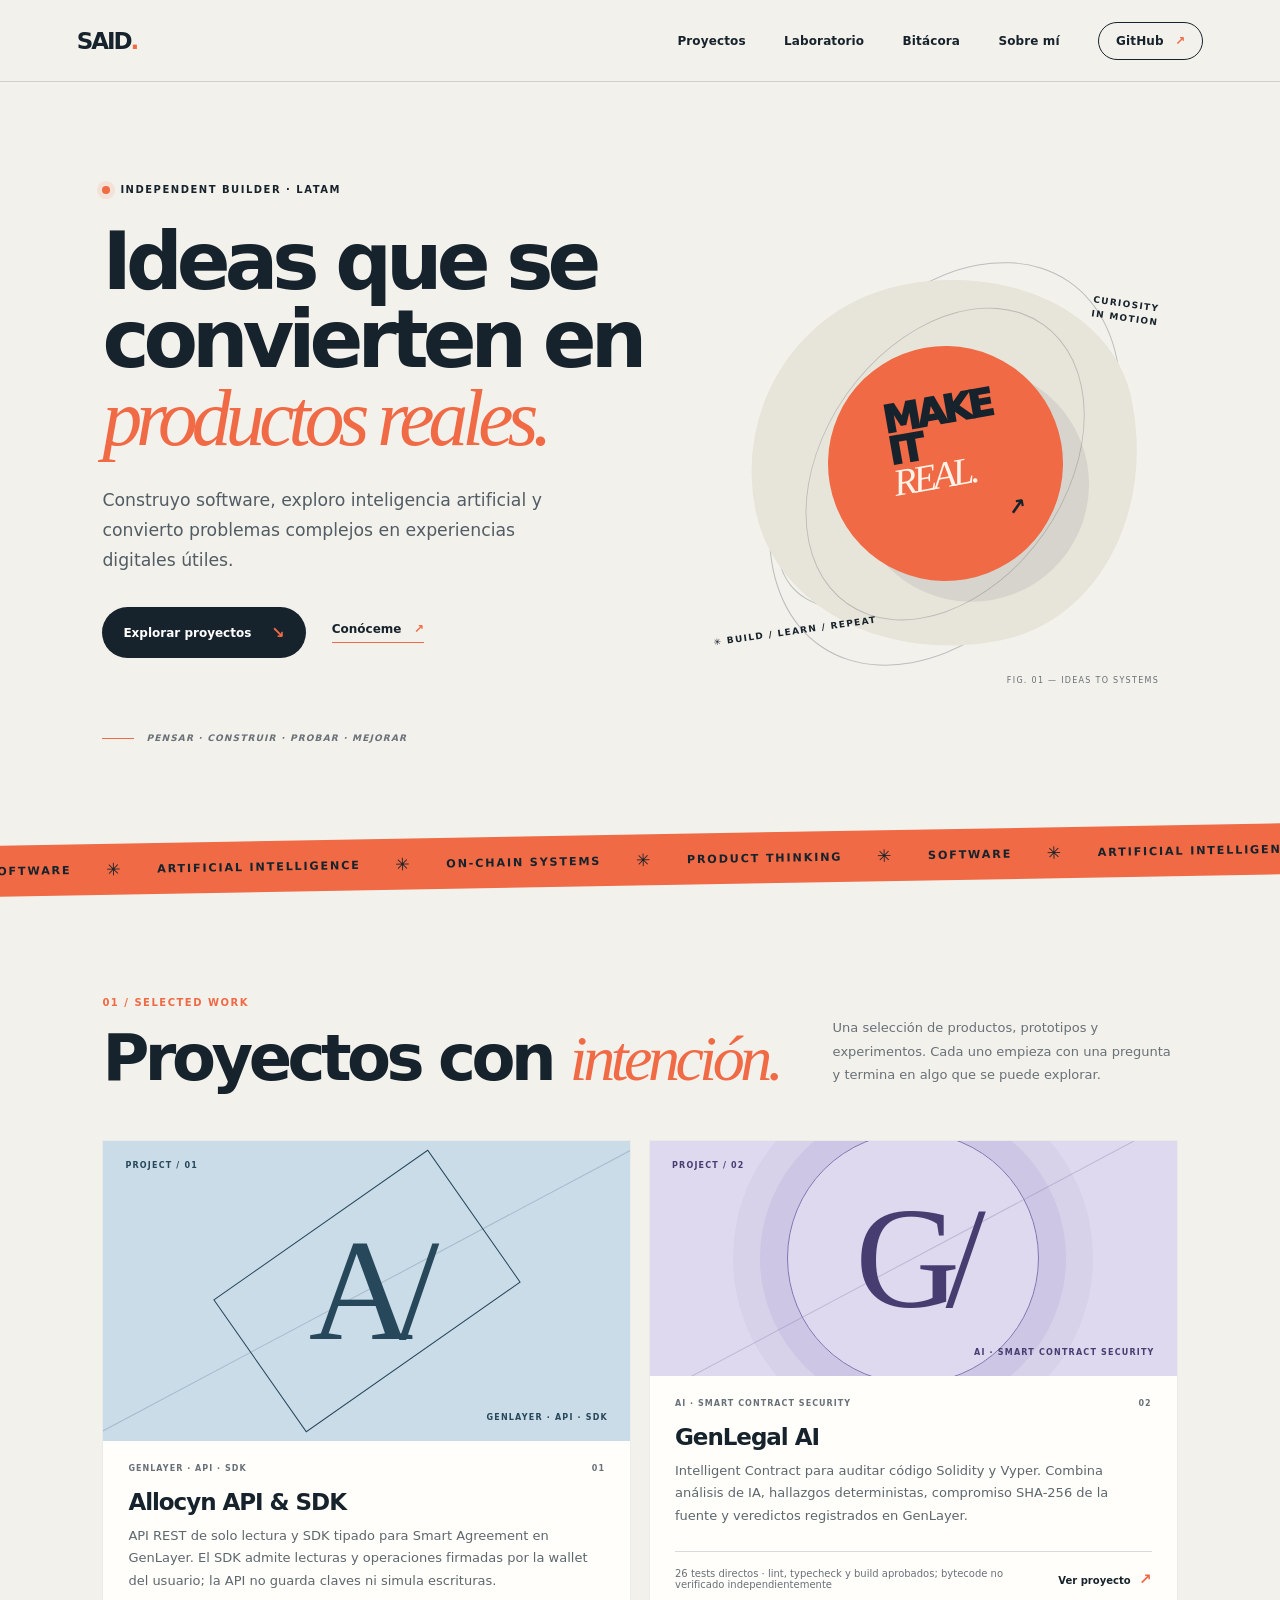
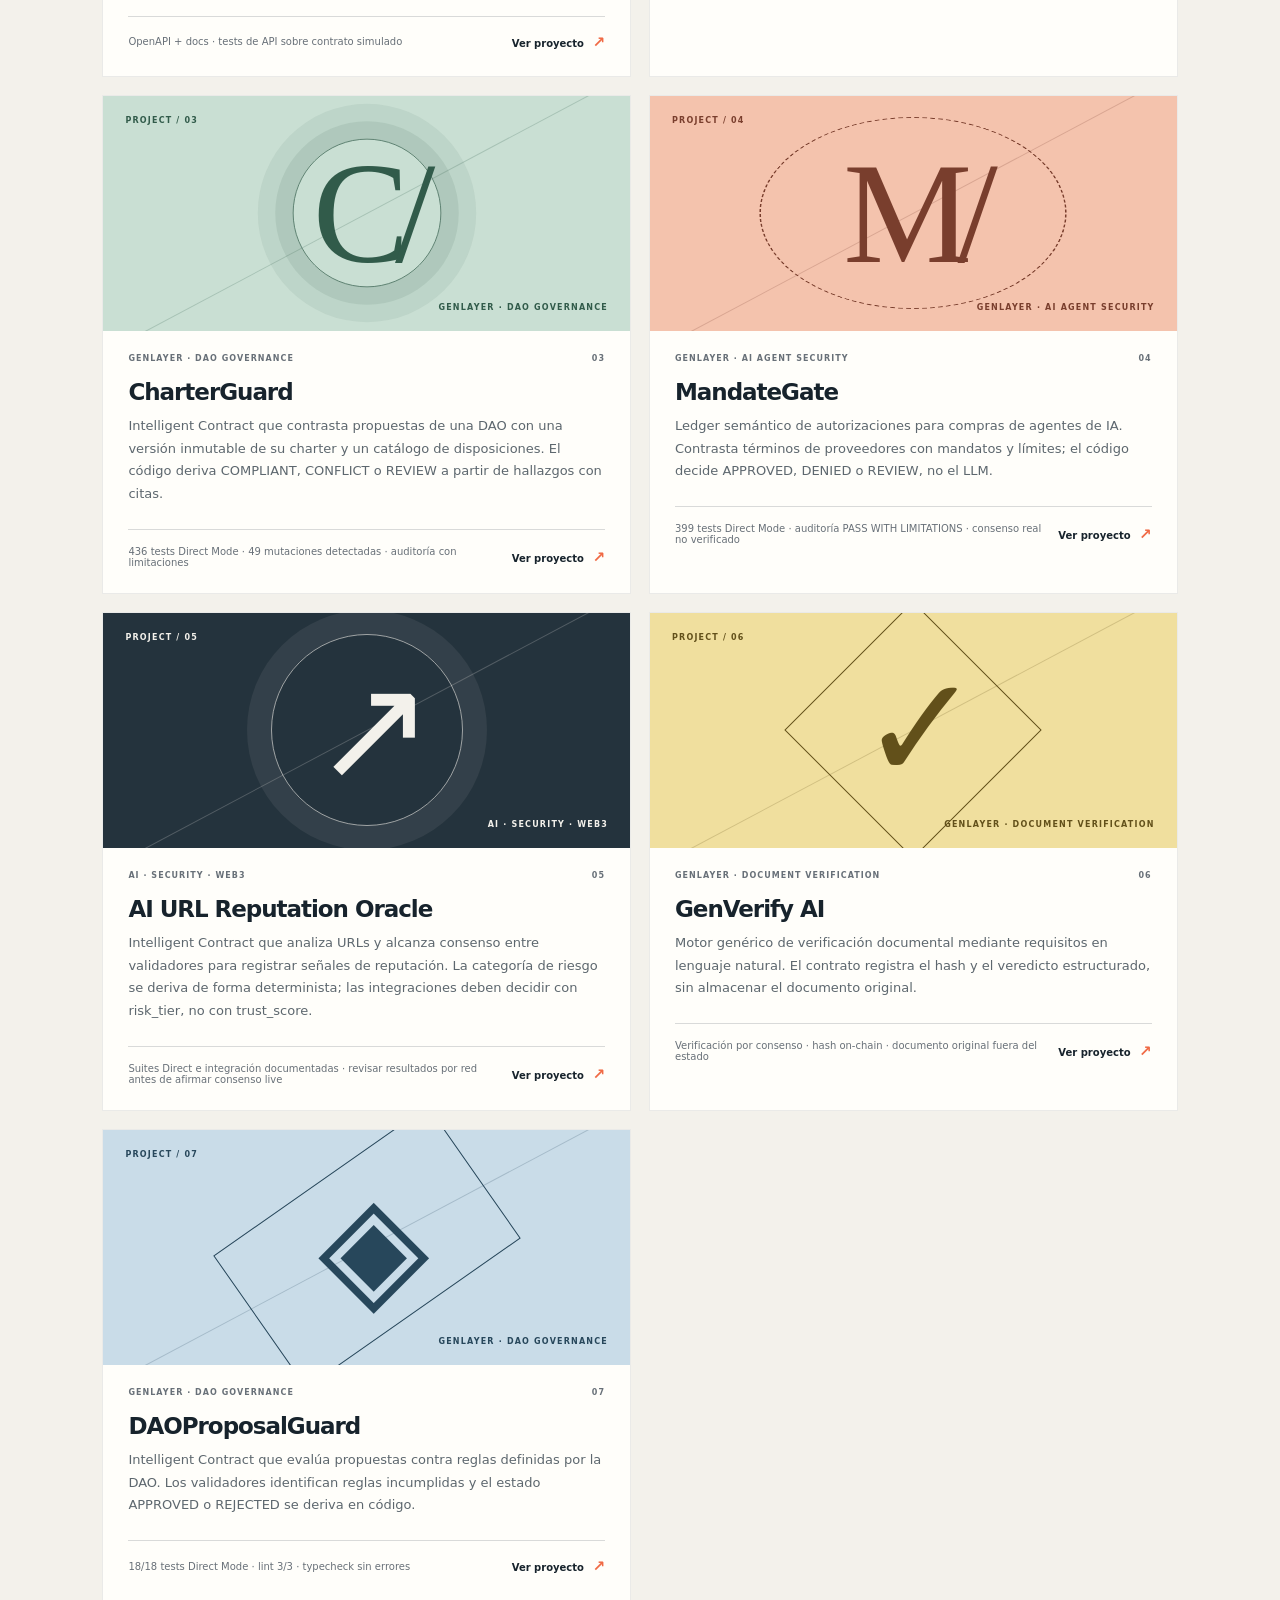
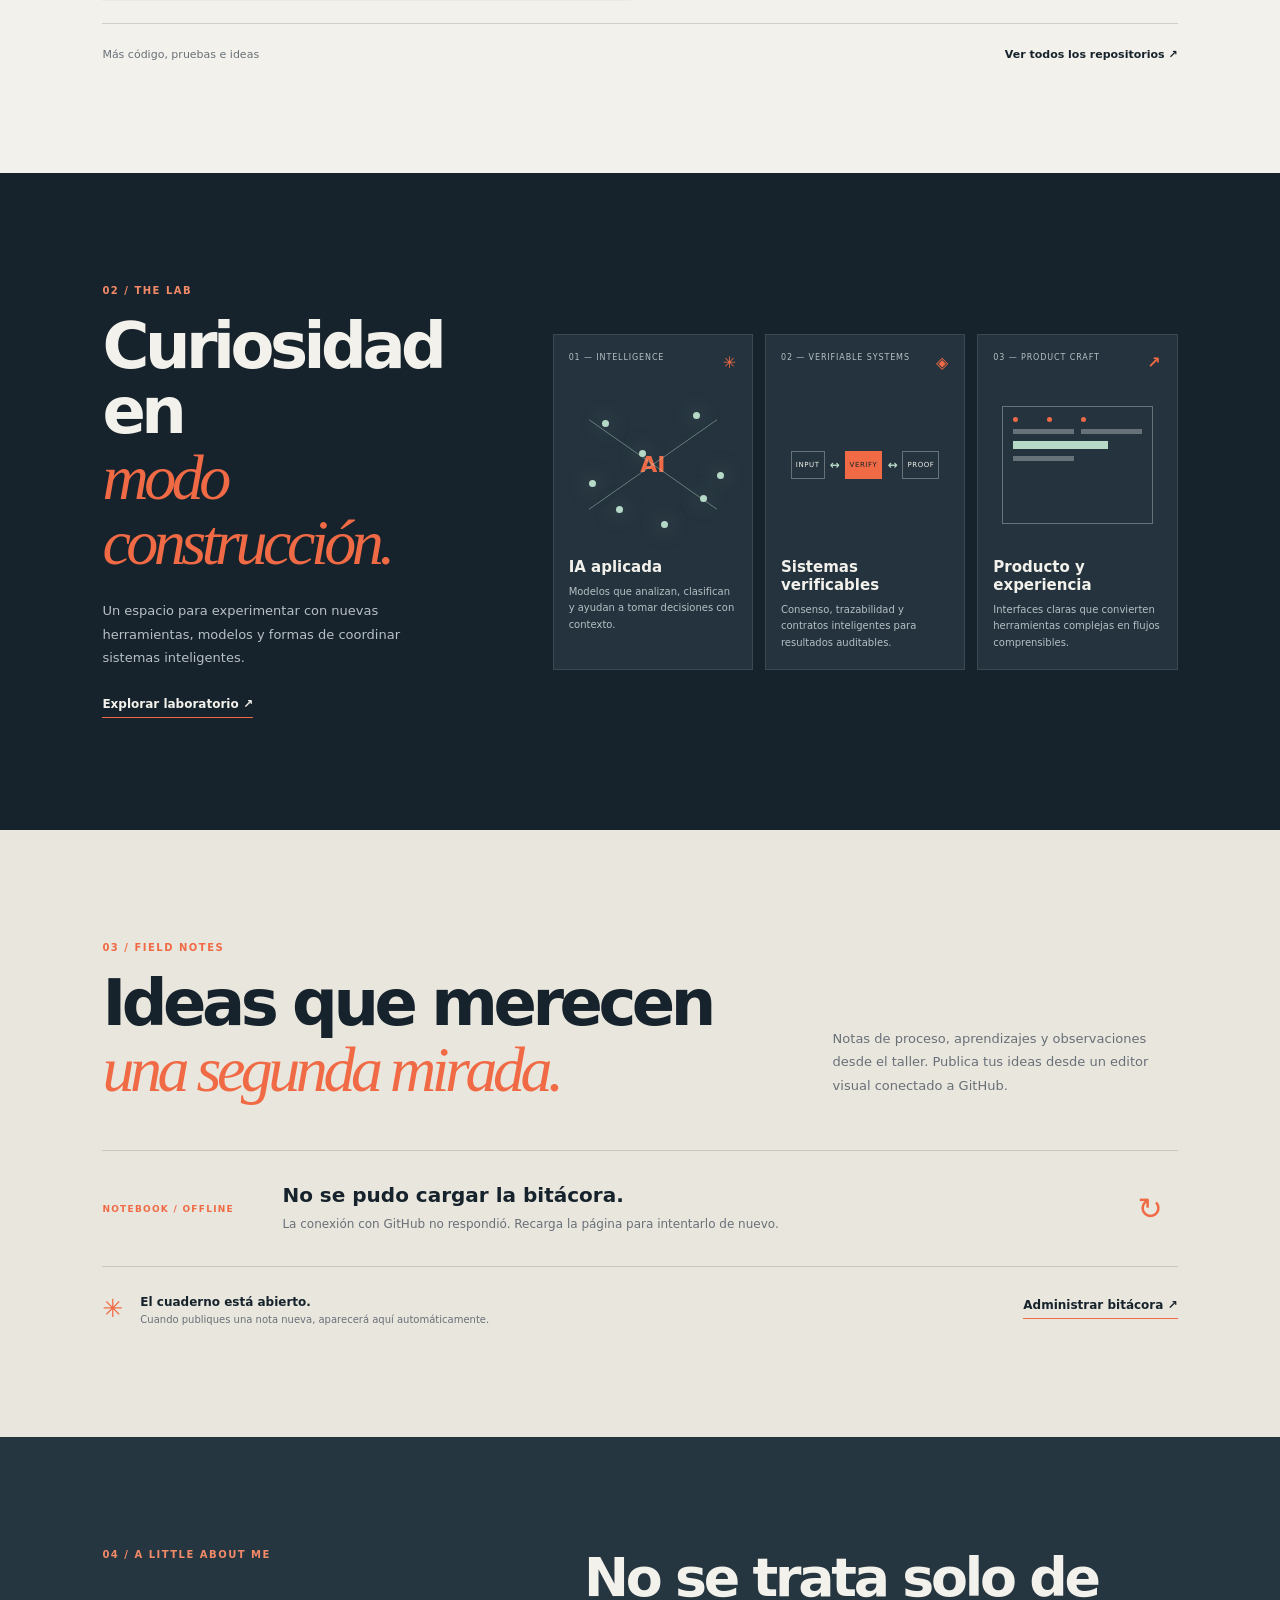
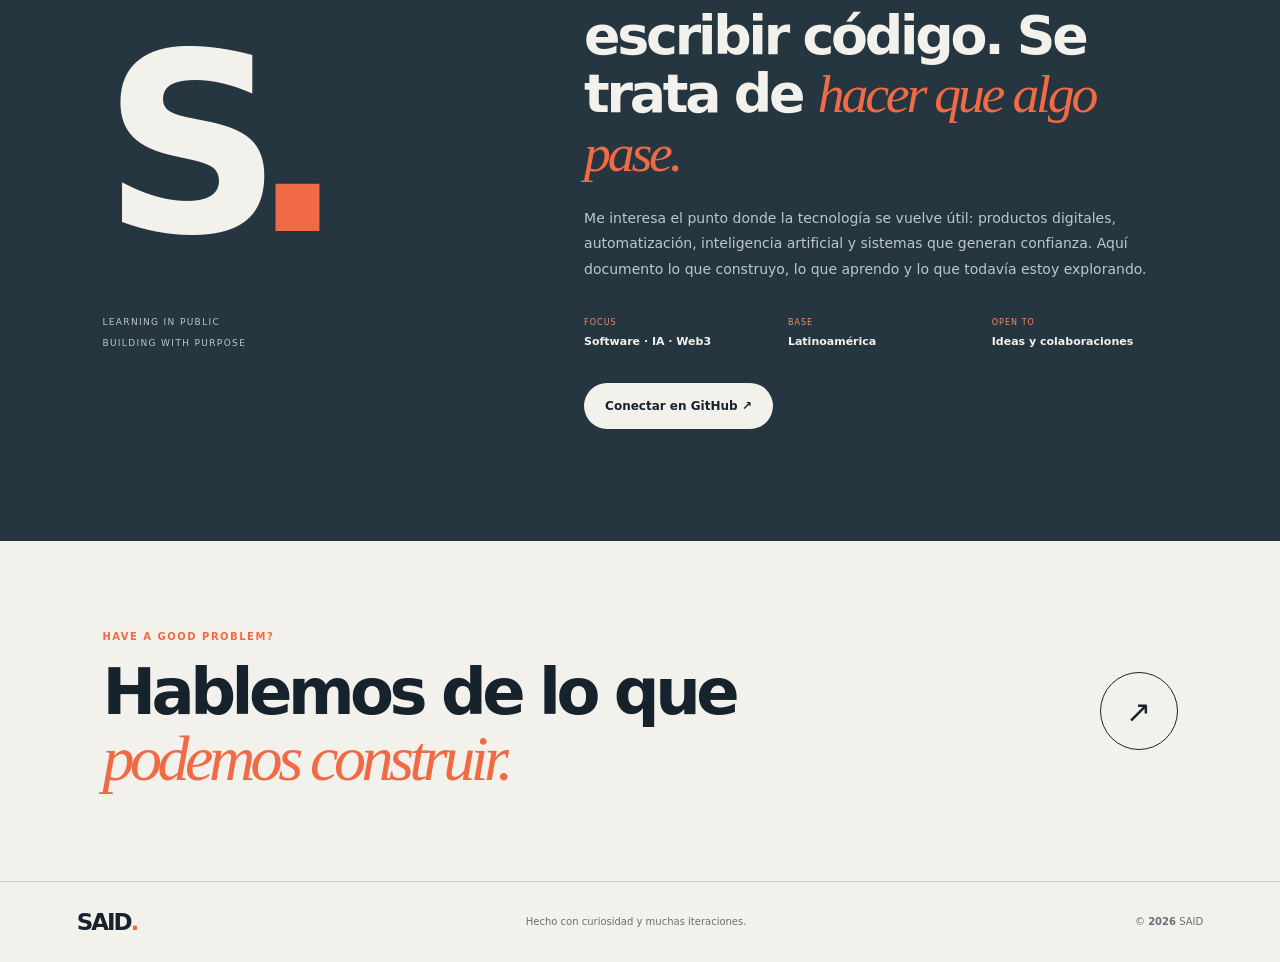
<file: index.html>
<!doctype html>
<html lang="es">
<head>
  <meta charset="utf-8">
  <meta name="viewport" content="width=device-width, initial-scale=1">
  <meta name="theme-color" content="#f3f1eb">
  <meta name="description" content="Portafolio de Said. Proyectos de software, inteligencia artificial y productos digitales.">
  <meta property="og:title" content="Said — Ideas en movimiento">
  <meta property="og:description" content="Proyectos, experimentos y notas sobre software, IA y tecnología.">
  <meta property="og:type" content="website">
  <title>Said — Ideas en movimiento</title>
  <link rel="icon" href="assets/favicon.svg" type="image/svg+xml">
  <link rel="stylesheet" href="styles.css">
  <script src="content.js" defer></script>
  <script src="posts.js" defer></script>
  <script src="app.js" defer></script>
</head>
<body>
  <div class="site-shell">
    <header class="topbar">
      <a class="wordmark" href="#top" aria-label="Inicio">SAID<span>.</span></a>
      <button class="menu-toggle" id="menu-toggle" aria-label="Abrir menú" aria-expanded="false"><i></i><i></i></button>
      <nav class="nav" id="site-nav" aria-label="Navegación principal">
        <a href="#work">Proyectos</a><a href="#lab">Laboratorio</a><a href="#notes">Bitácora</a><a href="#about">Sobre mí</a>
        <a class="nav-cta" href="https://github.com/Said1235" target="_blank" rel="noreferrer">GitHub <b>↗</b></a>
      </nav>
    </header>
    <main>
      <section class="hero section-grid" id="top">
        <div class="hero-copy">
          <div class="eyebrow"><span class="status-dot"></span><span id="hero-eyebrow">INDEPENDENT BUILDER · LATAM</span></div>
          <h1 id="hero-title">Ideas que se convierten en <em>productos reales.</em></h1>
          <p class="hero-lede" id="hero-description">Construyo software, exploro inteligencia artificial y convierto problemas complejos en experiencias digitales útiles.</p>
          <div class="hero-actions"><a class="button button-dark" href="#work">Explorar proyectos <b>↘</b></a><a class="text-link" href="#about">Conóceme <b>↗</b></a></div>
          <div class="hero-footnote"><span></span><i id="hero-note">Pensar · construir · probar · mejorar</i></div>
        </div>
        <div class="hero-art" aria-label="Composición gráfica abstracta">
          <div class="orbit orbit-a"></div><div class="orbit orbit-b"></div>
          <div class="hero-core"><strong>MAKE<br>IT<br><i>REAL.</i></strong><b>↗</b></div>
          <div class="stamp stamp-a">CURIOSITY<br>IN MOTION</div><div class="stamp stamp-b">✳ BUILD / LEARN / REPEAT</div>
          <div class="figure-caption">FIG. 01 — IDEAS TO SYSTEMS</div>
        </div>
      </section>
      <div class="ticker" aria-label="Áreas de trabajo"><div class="ticker-track"><span>SOFTWARE</span><i>✳</i><span>ARTIFICIAL INTELLIGENCE</span><i>✳</i><span>ON-CHAIN SYSTEMS</span><i>✳</i><span>PRODUCT THINKING</span><i>✳</i><span>SOFTWARE</span><i>✳</i><span>ARTIFICIAL INTELLIGENCE</span><i>✳</i></div></div>
      <section class="section-pad" id="work">
        <div class="section-heading"><div><div class="kicker">01 / SELECTED WORK</div><h2>Proyectos con <em>intención.</em></h2></div><p>Una selección de productos, prototipos y experimentos. Cada uno empieza con una pregunta y termina en algo que se puede explorar.</p></div>
        <div class="project-grid" id="project-grid" aria-live="polite"></div>
        <div class="section-bottom"><span>Más código, pruebas e ideas</span><a href="https://github.com/Said1235?tab=repositories" target="_blank" rel="noreferrer">Ver todos los repositorios ↗</a></div>
      </section>
      <section class="lab-section section-pad" id="lab">
        <div class="lab-intro"><div class="kicker light">02 / THE LAB</div><h2>Curiosidad en<br><em>modo construcción.</em></h2><p>Un espacio para experimentar con nuevas herramientas, modelos y formas de coordinar sistemas inteligentes.</p><a class="light-link" href="https://github.com/Said1235?tab=repositories" target="_blank" rel="noreferrer">Explorar laboratorio ↗</a></div>
        <div class="lab-panels">
          <article class="lab-card"><div class="lab-top">01 — INTELLIGENCE <b>✳</b></div><div class="lab-visual neural"><span></span><span></span><span></span><span></span><span></span><span></span><span></span><span></span><i>AI</i></div><h3>IA aplicada</h3><p>Modelos que analizan, clasifican y ayudan a tomar decisiones con contexto.</p></article>
          <article class="lab-card"><div class="lab-top">02 — VERIFIABLE SYSTEMS <b>◈</b></div><div class="lab-visual chain"><i>INPUT</i><b>↔</b><i class="active">VERIFY</i><b>↔</b><i>PROOF</i></div><h3>Sistemas verificables</h3><p>Consenso, trazabilidad y contratos inteligentes para resultados auditables.</p></article>
          <article class="lab-card"><div class="lab-top">03 — PRODUCT CRAFT <b>↗</b></div><div class="lab-visual product"><div><i></i><i></i><i></i><span></span><span></span><b></b><span></span></div></div><h3>Producto y experiencia</h3><p>Interfaces claras que convierten herramientas complejas en flujos comprensibles.</p></article>
        </div>
      </section>
      <section class="section-pad notes-section" id="notes">
        <div class="section-heading"><div><div class="kicker">03 / FIELD NOTES</div><h2>Ideas que merecen<br><em>una segunda mirada.</em></h2></div><p>Notas de proceso, aprendizajes y observaciones desde el taller. Publica tus ideas desde un editor visual conectado a GitHub.</p></div>
        <div id="article-list" class="article-list"></div>
        <div class="notes-footer"><span>✳</span><div><strong>El cuaderno está abierto.</strong><p>Cuando publiques una nota nueva, aparecerá aquí automáticamente.</p></div><a class="text-link" href="https://pagescms.org/" target="_blank" rel="noreferrer">Administrar bitácora ↗</a></div>
      </section>
      <section class="about-section section-pad" id="about">
        <div class="about-aside"><div class="kicker light">04 / A LITTLE ABOUT ME</div><div class="about-monogram">S<span>.</span></div><small>LEARNING IN PUBLIC<br>BUILDING WITH PURPOSE</small></div>
        <div class="about-main"><h2>No se trata solo de escribir código. Se trata de <em>hacer que algo pase.</em></h2><p id="about-description">Me interesa el punto donde la tecnología se vuelve útil: productos digitales, automatización, inteligencia artificial y sistemas que generan confianza. Aquí documento lo que construyo, lo que aprendo y lo que todavía estoy explorando.</p><div class="about-facts"><div><small>FOCUS</small><b>Software · IA · Web3</b></div><div><small>BASE</small><b>Latinoamérica</b></div><div><small>OPEN TO</small><b>Ideas y colaboraciones</b></div></div><a class="button button-light" href="https://github.com/Said1235" target="_blank" rel="noreferrer">Conectar en GitHub ↗</a></div>
      </section>
      <section class="contact-strip"><div><div class="kicker">HAVE A GOOD PROBLEM?</div><h2>Hablemos de lo que<br><em>podemos construir.</em></h2></div><a href="https://github.com/Said1235" target="_blank" rel="noreferrer" class="contact-circle" aria-label="Abrir GitHub">↗</a></section>
    </main>
    <footer class="footer"><a class="wordmark" href="#top">SAID<span>.</span></a><span>Hecho con curiosidad y muchas iteraciones.</span><span>© <b id="year"></b> SAID</span></footer>
  </div>
</body>
</html>
</file>
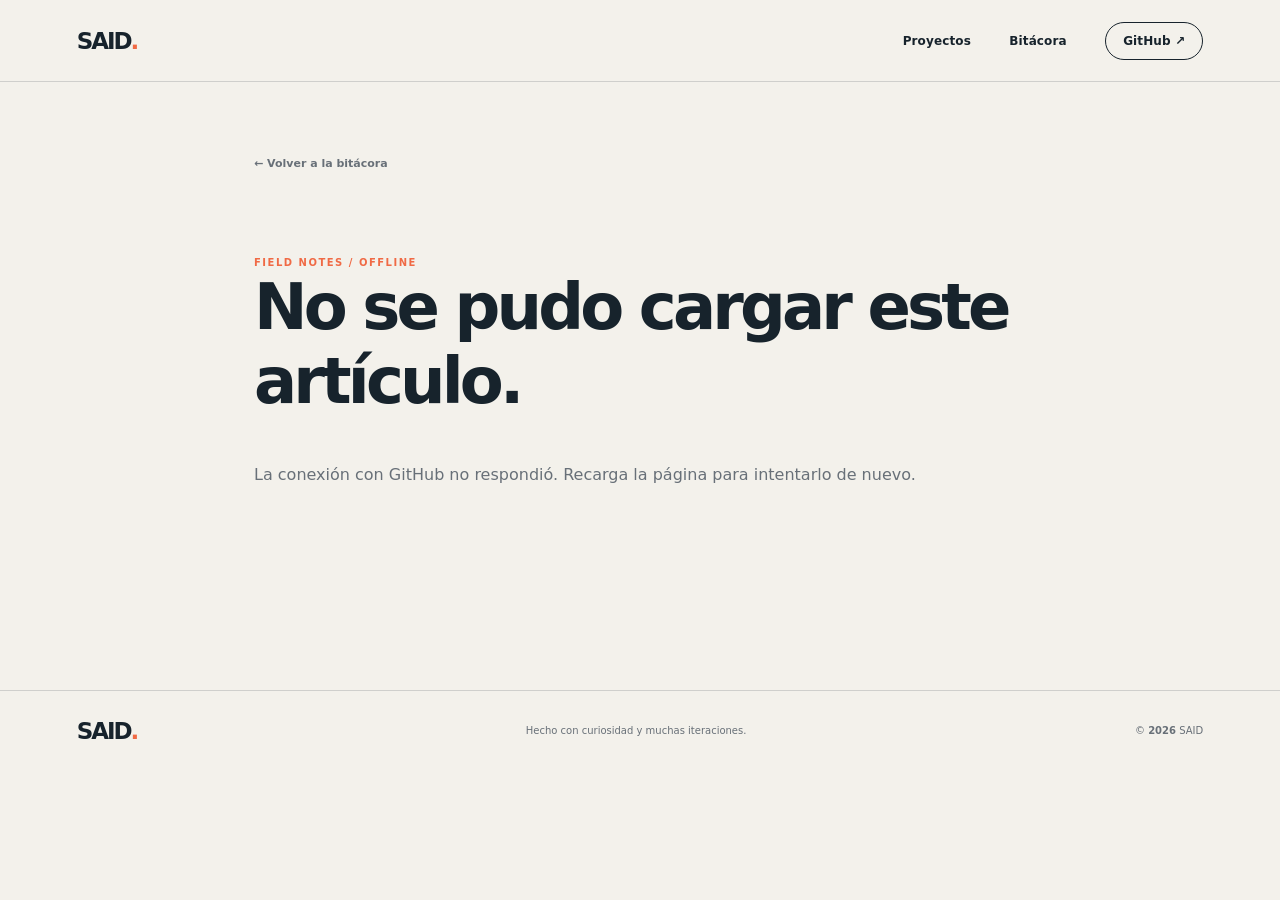
<file: article.html>
<!doctype html>
<html lang="es">
<head>
  <meta charset="utf-8"><meta name="viewport" content="width=device-width, initial-scale=1">
  <meta name="theme-color" content="#f3f1eb"><meta name="description" content="Notas y artículos de Said sobre software, IA y construcción de productos.">
  <title>Bitácora — Said</title><link rel="icon" href="assets/favicon.svg" type="image/svg+xml"><link rel="stylesheet" href="styles.css">
  <script src="content.js" defer></script><script src="posts.js" defer></script><script src="article.js" defer></script>
</head>
<body class="article-page">
  <div class="site-shell">
    <header class="topbar"><a class="wordmark" href="index.html">SAID<span>.</span></a><nav class="nav article-nav"><a href="index.html#work">Proyectos</a><a href="index.html#notes">Bitácora</a><a class="nav-cta" href="https://github.com/Said1235" target="_blank" rel="noreferrer">GitHub ↗</a></nav></header>
    <main class="article-wrap" id="article-content">
      <a class="back-link" href="index.html#notes">← Volver a la bitácora</a>
      <div class="article-not-found"><span class="kicker">FIELD NOTES / DRAFT</span><h1>Este espacio está listo para tu próxima idea.</h1><p>Cuando publiques una entrada desde Pages CMS, su contenido aparecerá aquí automáticamente.</p><a class="button button-dark" href="index.html#notes">Volver al portafolio ↗</a></div>
    </main>
    <footer class="footer"><a class="wordmark" href="index.html">SAID<span>.</span></a><span>Hecho con curiosidad y muchas iteraciones.</span><span>© <b id="year"></b> SAID</span></footer>
  </div>
</body>
</html>
</file>
<file: styles.css>
:root{--paper:#f3f1eb;--paper-deep:#e9e6dd;--ink:#17232c;--muted:#687078;--line:rgba(23,35,44,.16);--orange:#f06a45;--mint:#b6d9c7;--serif:Georgia,"Times New Roman",serif;--sans:Inter,ui-sans-serif,system-ui,-apple-system,BlinkMacSystemFont,"Segoe UI",sans-serif}*{box-sizing:border-box}html{scroll-behavior:smooth;scroll-padding-top:90px}body{margin:0;background:var(--paper);color:var(--ink);font-family:var(--sans);-webkit-font-smoothing:antialiased}a{color:inherit;text-decoration:none}button{font:inherit}.site-shell{max-width:1600px;margin:auto;overflow:hidden;background:var(--paper)}.topbar{height:82px;padding:0 clamp(22px,6vw,92px);display:flex;justify-content:space-between;align-items:center;border-bottom:1px solid var(--line);position:relative;z-index:10}.wordmark{font-size:23px;font-weight:900;letter-spacing:-.09em}.wordmark span{color:var(--orange)}.nav{display:flex;gap:clamp(18px,3vw,42px);align-items:center;font-size:12px;font-weight:650;letter-spacing:.01em}.nav a{transition:opacity .2s}.nav a:hover{opacity:.55}.nav-cta{border:1px solid var(--ink);border-radius:99px;padding:11px 17px}.nav-cta b{color:var(--orange);margin-left:7px}.menu-toggle{display:none}.hero{padding:clamp(58px,8vw,116px) clamp(22px,8vw,124px) 92px;min-height:670px;display:grid;grid-template-columns:1.08fr .92fr;align-items:center;gap:6%}.hero-copy{max-width:670px;position:relative;z-index:2}.eyebrow,.kicker{font-size:10px;letter-spacing:.15em;font-weight:800}.eyebrow{display:flex;align-items:center;gap:10px;margin-bottom:28px}.status-dot{width:8px;height:8px;border-radius:50%;background:var(--orange);box-shadow:0 0 0 5px rgba(240,106,69,.12)}h1,h2,h3,p{margin-top:0}.hero h1{font-size:clamp(52px,6.2vw,92px);line-height:.98;letter-spacing:-.075em;font-weight:760;margin:0 0 27px;max-width:760px}.hero h1 em,h2 em{font-family:var(--serif);font-weight:400}.hero h1 em{color:var(--orange)}.hero-lede{max-width:490px;font-size:clamp(15px,1.35vw,18px);line-height:1.75;color:#515c64;margin-bottom:32px}.hero-actions{display:flex;align-items:center;gap:26px}.button{display:inline-flex;align-items:center;gap:20px;border-radius:99px;padding:16px 21px;font-size:12px;font-weight:750;transition:transform .2s,background .2s}.button:hover{transform:translateY(-3px)}.button-dark{color:#fff;background:var(--ink)}.button-dark:hover{background:#2b404d}.button b{color:var(--orange);font-size:16px}.text-link,.light-link{font-size:12px;font-weight:750;border-bottom:1px solid var(--orange);padding-bottom:6px}.text-link b{color:var(--orange);margin-left:8px}.hero-footnote{display:flex;align-items:center;gap:12px;margin-top:75px;font-size:9px;letter-spacing:.13em;text-transform:uppercase;color:var(--muted);font-weight:700}.hero-footnote span{width:32px;height:1px;background:var(--orange)}.hero-art{min-height:460px;max-width:520px;width:100%;justify-self:end;position:relative;display:grid;place-items:center;isolation:isolate}.hero-art:before{content:"";position:absolute;inset:10% 8%;background:#e7e4da;border-radius:48% 52% 45% 55%/52% 43% 57% 48%;transform:rotate(-12deg)}.hero-art:after{content:"";position:absolute;width:74%;height:74%;border:1px solid rgba(23,35,44,.22);border-radius:50%;transform:rotate(35deg) scaleX(.7)}.orbit{position:absolute;border:1px solid rgba(23,35,44,.25);border-radius:50%;z-index:-1}.orbit-a{width:85%;height:45%;transform:rotate(-38deg)}.orbit-b{width:65%;height:96%;transform:rotate(34deg)}.hero-core{width:235px;height:235px;border-radius:50%;background:var(--orange);color:var(--ink);display:flex;flex-direction:column;align-items:center;justify-content:center;transform:rotate(-10deg);box-shadow:22px 25px 0 rgba(23,35,44,.08);z-index:1}.hero-core strong{font-size:38px;font-weight:950;letter-spacing:-.09em;line-height:.83}.hero-core i{color:#fff3e9;font-family:var(--serif);font-weight:400}.hero-core b{align-self:flex-end;margin:15px 45px 0 0;font-size:22px}.stamp{position:absolute;z-index:2;font-size:9px;font-weight:900;letter-spacing:.15em;line-height:1.5}.stamp-a{top:14%;right:4%;transform:rotate(8deg)}.stamp-b{bottom:12%;left:0;display:flex;gap:8px;align-items:center;transform:rotate(-8deg)}.figure-caption{position:absolute;bottom:2%;right:4%;font-size:8px;letter-spacing:.16em;color:var(--muted)}.ticker{background:var(--orange);color:var(--ink);overflow:hidden;padding:15px 0;transform:rotate(-1deg) scale(1.02)}.ticker-track{display:flex;width:max-content;align-items:center;gap:34px;white-space:nowrap;animation:ticker 38s linear infinite;font-size:11px;font-weight:900;letter-spacing:.16em}.ticker-track i{font-style:normal;font-size:17px}@keyframes ticker{to{transform:translateX(-50%)}}.section-pad{padding:112px clamp(22px,8vw,124px)}.section-heading{display:flex;justify-content:space-between;align-items:end;gap:50px;margin-bottom:48px}.kicker{color:var(--orange);margin-bottom:18px}.section-heading h2,.lab-intro h2,.contact-strip h2{font-size:clamp(38px,5vw,64px);line-height:1.02;letter-spacing:-.07em;margin:0}.section-heading h2 em{color:var(--orange)}.section-heading>p{max-width:345px;margin:0 0 5px;color:var(--muted);font-size:13px;line-height:1.8}.project-grid{display:grid;grid-template-columns:repeat(2,minmax(0,1fr));gap:18px}.project-card{min-width:0;background:#fffefa;border:1px solid rgba(23,35,44,.09)}.project-art{min-height:235px;position:relative;overflow:hidden;display:flex;justify-content:center;align-items:center}.project-featured .project-art{min-height:300px}.project-art-index,.project-art-caption{position:absolute;z-index:1;font-size:8px;letter-spacing:.15em;font-weight:850}.project-art-index{top:20px;left:22px}.project-art-caption{bottom:19px;right:22px}.project-art-mark{font-family:var(--serif);font-size:clamp(76px,12vw,145px);line-height:1;letter-spacing:-.1em;z-index:1}.project-art-line{position:absolute;width:150%;height:1px;background:currentColor;opacity:.22;transform:rotate(-28deg)}.visual-violet{background:#ded9ef;color:#473d70}.visual-violet:after{content:"";position:absolute;width:250px;height:250px;border:1px solid #8175b1;border-radius:50%;box-shadow:0 0 0 27px rgba(129,117,177,.12),0 0 0 54px rgba(129,117,177,.08)}.visual-orange{background:#f4c3ad;color:#793e2d}.visual-orange:after{content:"";position:absolute;width:190px;height:190px;border:1px dashed #793e2d;border-radius:50%;transform:scaleX(1.6) rotate(28deg)}.visual-mint{background:#c9dfd3;color:#315b4a}.visual-mint:after{content:"";position:absolute;width:210px;height:210px;border:1px solid #315b4a;border-radius:50%;transform:scale(.7);box-shadow:0 0 0 25px rgba(49,91,74,.1),0 0 0 50px rgba(49,91,74,.08)}.visual-blue{background:#c9dce8;color:#27475b}.visual-blue:after{content:"";position:absolute;width:260px;height:160px;border:1px solid #27475b;transform:rotate(-35deg)}.visual-yellow{background:#f0df9e;color:#62501a}.visual-yellow:after{content:"";position:absolute;width:180px;height:180px;border:1px solid #62501a;transform:rotate(45deg)}.visual-dark{background:#24333d;color:#f3f1eb}.visual-dark:after{content:"";position:absolute;width:190px;height:190px;border:1px solid rgba(243,241,235,.6);border-radius:50%;box-shadow:0 0 0 24px rgba(243,241,235,.07)}.project-info{padding:23px 25px 25px}.project-meta{display:flex;justify-content:space-between;font-size:8px;letter-spacing:.13em;color:var(--muted);font-weight:800;margin-bottom:16px}.project-info h3{font-size:23px;letter-spacing:-.045em;margin-bottom:10px}.project-info p{font-size:13px;line-height:1.75;color:#5d676e;max-width:570px;margin-bottom:23px}.project-bottom{display:flex;justify-content:space-between;gap:12px;align-items:center;border-top:1px solid var(--line);padding-top:16px;font-size:10px;color:var(--muted)}.project-bottom a{font-weight:800;color:var(--ink);white-space:nowrap}.project-bottom a b{color:var(--orange);font-size:15px;margin-left:5px}.section-bottom{display:flex;justify-content:space-between;padding-top:24px;border-top:1px solid var(--line);margin-top:22px;font-size:11px;color:var(--muted)}.section-bottom a{color:var(--ink);font-weight:750}.lab-section{background:var(--ink);color:var(--paper);display:grid;grid-template-columns:.75fr 1.25fr;gap:7%;align-items:center}.kicker.light{color:#f28a68}.lab-intro h2 em{color:var(--orange)}.lab-intro p{font-size:13px;color:#b6c0c5;line-height:1.8;max-width:310px;margin:24px 0}.light-link{display:inline-block;color:var(--paper);border-color:var(--orange)}.lab-panels{display:grid;grid-template-columns:repeat(3,1fr);gap:12px}.lab-card{padding:18px 15px;background:#24333d;border:1px solid rgba(255,255,255,.1);min-width:0}.lab-top{display:flex;justify-content:space-between;font-size:8px;letter-spacing:.11em;color:#b6c0c5}.lab-top b{font-size:16px;color:var(--orange)}.lab-visual{height:150px;margin:18px 0;position:relative;display:flex;align-items:center;justify-content:center}.neural span{position:absolute;width:7px;height:7px;border-radius:50%;background:var(--mint);box-shadow:0 0 20px rgba(182,217,199,.5)}.neural span:nth-child(1){top:20%;left:20%}.neural span:nth-child(2){top:40%;left:42%}.neural span:nth-child(3){top:15%;right:22%}.neural span:nth-child(4){bottom:18%;left:28%}.neural span:nth-child(5){bottom:25%;right:18%}.neural span:nth-child(6){top:60%;left:12%}.neural span:nth-child(7){top:55%;right:8%}.neural span:nth-child(8){bottom:8%;left:55%}.neural:before{content:"";position:absolute;inset:15% 12%;background:linear-gradient(35deg,transparent 49.5%,rgba(182,217,199,.45) 50%,transparent 50.5%),linear-gradient(145deg,transparent 49.5%,rgba(182,217,199,.45) 50%,transparent 50.5%)}.neural i{font-style:normal;font-size:22px;font-weight:900;color:var(--orange)}.chain{gap:5px}.chain i{font-style:normal;border:1px solid rgba(255,255,255,.3);padding:9px 4px;font-size:7px;letter-spacing:.08em}.chain i.active{background:var(--orange);color:var(--ink);border-color:var(--orange)}.chain b{font-size:12px;color:var(--mint)}.product>div{width:90%;height:118px;border:1px solid rgba(255,255,255,.3);padding:10px;display:grid;grid-template-columns:repeat(4,1fr);gap:7px;align-content:start}.product i{width:5px;height:5px;border-radius:50%;background:var(--orange)}.product span{height:5px;background:rgba(255,255,255,.3);grid-column:span 2}.product span:nth-last-child(2){height:34px;grid-column:span 4;background:rgba(182,217,199,.2)}.product b{height:8px;background:var(--mint);grid-column:span 3}.lab-card h3{font-size:15px;margin-bottom:8px}.lab-card p{font-size:10px;color:#b6c0c5;line-height:1.65;margin:0}.notes-section{background:var(--paper-deep)}.article-list{border-top:1px solid var(--line)}.article-row{display:grid;grid-template-columns:45px 1fr auto 28px;gap:22px;align-items:center;padding:24px 0;border-bottom:1px solid var(--line);transition:padding .2s}.article-row:hover{padding-left:8px}.article-number,.article-date{font-size:10px;color:var(--muted);font-variant-numeric:tabular-nums}.article-main{display:grid;gap:5px}.article-category{font-size:8px;color:var(--orange);font-weight:900;letter-spacing:.13em}.article-main strong{font-size:20px;letter-spacing:-.035em}.article-excerpt{font-size:11px;color:var(--muted)}.article-arrow{font-size:18px}.empty-notes{display:grid;grid-template-columns:160px 1fr 40px;gap:20px;align-items:center;padding:32px 0;border-bottom:1px solid var(--line)}.empty-index{font-size:9px;color:var(--orange);font-weight:900;letter-spacing:.14em}.empty-notes h3{font-size:20px;margin-bottom:7px}.empty-notes p{font-size:12px;line-height:1.7;color:var(--muted);margin:0}.empty-spark{font-size:30px;color:var(--orange)}.notes-footer{display:flex;align-items:center;gap:17px;padding-top:24px}.notes-footer>span{font-size:25px;color:var(--orange)}.notes-footer strong{font-size:12px}.notes-footer p{font-size:10px;color:var(--muted);margin:4px 0 0}.notes-footer .text-link{margin-left:auto}.about-section{background:#263640;color:var(--paper);display:grid;grid-template-columns:.8fr 1.2fr;gap:8%}.about-monogram{font-size:clamp(130px,20vw,250px);font-weight:900;letter-spacing:-.13em;line-height:1;margin:60px 0 40px}.about-monogram span{color:var(--orange)}.about-aside small{font-size:9px;letter-spacing:.15em;line-height:1.7;color:#bdc7ca}.about-main h2{font-size:clamp(34px,4.2vw,55px);line-height:1.08;letter-spacing:-.06em;margin:0 0 24px}.about-main h2 em{color:var(--orange)}.about-main>p{font-size:14px;color:#bdc7ca;line-height:1.85;max-width:630px}.about-facts{display:grid;grid-template-columns:repeat(3,1fr);gap:18px;margin:35px 0}.about-facts div{display:grid;gap:8px}.about-facts small{font-size:8px;letter-spacing:.13em;color:#f28a68}.about-facts b{font-size:11px}.button-light{background:var(--paper);color:var(--ink)}.contact-strip{display:flex;justify-content:space-between;align-items:center;padding:90px clamp(22px,8vw,124px)}.contact-strip h2 em{color:var(--orange);font-family:var(--serif);font-weight:400}.contact-circle{width:78px;height:78px;border:1px solid var(--ink);border-radius:50%;display:grid;place-items:center;font-size:30px;transition:all .2s}.contact-circle:hover{background:var(--orange);border-color:var(--orange);transform:rotate(45deg)}.footer{border-top:1px solid var(--line);padding:27px clamp(22px,6vw,92px);display:flex;justify-content:space-between;align-items:center;font-size:10px;color:var(--muted)}.footer .wordmark{color:var(--ink)}.article-page .article-wrap{max-width:820px;margin:0 auto;padding:70px 24px 120px;min-height:65vh}.article-nav{display:flex}.back-link{font-size:11px;font-weight:750;color:var(--muted)}.article-body{margin:65px auto 0}.article-body .kicker{font-size:9px}.article-body h1{font-size:clamp(42px,7vw,74px);letter-spacing:-.07em;line-height:1.02;margin:16px 0}.article-byline{font-size:10px;color:var(--muted);letter-spacing:.12em}.article-standfirst{font-size:19px;line-height:1.7;color:#59656c;margin:35px 0}.article-prose{font-family:var(--serif);font-size:19px;line-height:1.9}.article-prose h2{font-family:var(--sans);font-size:25px;letter-spacing:-.04em;margin-top:45px}.article-prose blockquote{border-left:3px solid var(--orange);padding:5px 0 5px 25px;margin:35px 0;color:#6a5146;font-style:italic}.article-prose li{margin:10px 0}.article-not-found{margin:80px 0}.article-not-found h1{font-size:clamp(38px,6vw,64px);letter-spacing:-.06em}.article-not-found p{line-height:1.8;color:var(--muted)}@media(max-width:900px){.hero{grid-template-columns:1fr;gap:35px;padding-top:70px}.hero-art{justify-self:center;min-height:390px;max-width:480px}.lab-section{grid-template-columns:1fr}.lab-panels{margin-top:30px}.section-heading{align-items:start;flex-direction:column;gap:20px}.section-heading>p{max-width:550px}.about-section{grid-template-columns:1fr}.about-monogram{margin:25px 0;font-size:140px}.about-aside small{display:none}}@media(max-width:640px){html{scroll-padding-top:72px}.topbar{height:70px}.menu-toggle{display:flex;width:42px;height:42px;border:1px solid var(--line);background:transparent;border-radius:50%;align-items:center;justify-content:center;flex-direction:column;gap:5px}.menu-toggle i{display:block;width:15px;height:1px;background:var(--ink)}.nav{display:none;position:absolute;top:69px;left:0;right:0;padding:22px;background:var(--paper);border-bottom:1px solid var(--line);flex-direction:column;align-items:stretch;gap:20px}.nav.nav-open{display:flex}.nav-cta{text-align:center}.hero{padding:62px 24px 65px;min-height:0}.hero h1{font-size:clamp(48px,13vw,68px)}.hero-footnote{margin-top:48px}.hero-art{min-height:320px}.hero-core{width:185px;height:185px}.hero-core strong{font-size:32px}.stamp{font-size:7px}.section-pad{padding:75px 24px}.project-grid{grid-template-columns:1fr}.project-art{min-height:220px}.project-featured .project-art{min-height:245px}.lab-panels{grid-template-columns:1fr}.lab-visual{height:130px}.lab-card{padding:18px}.article-row{grid-template-columns:26px 1fr 20px;gap:12px}.article-date{display:none}.article-main strong{font-size:17px}.article-excerpt{line-height:1.5}.article-arrow{font-size:15px}.empty-notes{grid-template-columns:1fr 30px;gap:12px}.empty-index{grid-column:1/-1}.notes-footer{flex-wrap:wrap}.notes-footer .text-link{margin-left:42px}.about-section{padding-top:65px;padding-bottom:70px}.about-facts{grid-template-columns:1fr 1fr}.contact-strip{padding:70px 24px}.contact-circle{width:58px;height:58px;flex:0 0 auto;margin-left:15px}.contact-strip h2{font-size:38px}.footer{padding:23px 24px;gap:15px;flex-wrap:wrap}.footer>span:nth-child(2){order:3;width:100%}.article-page .topbar{padding:0 24px}.article-nav{display:flex;gap:17px;font-size:10px}.article-wrap{padding-top:45px!important}.article-body{margin-top:45px}.article-prose{font-size:17px}}@media(prefers-reduced-motion:reduce){*,*::before,*::after{scroll-behavior:auto!important;animation:none!important;transition:none!important}}
</file>
